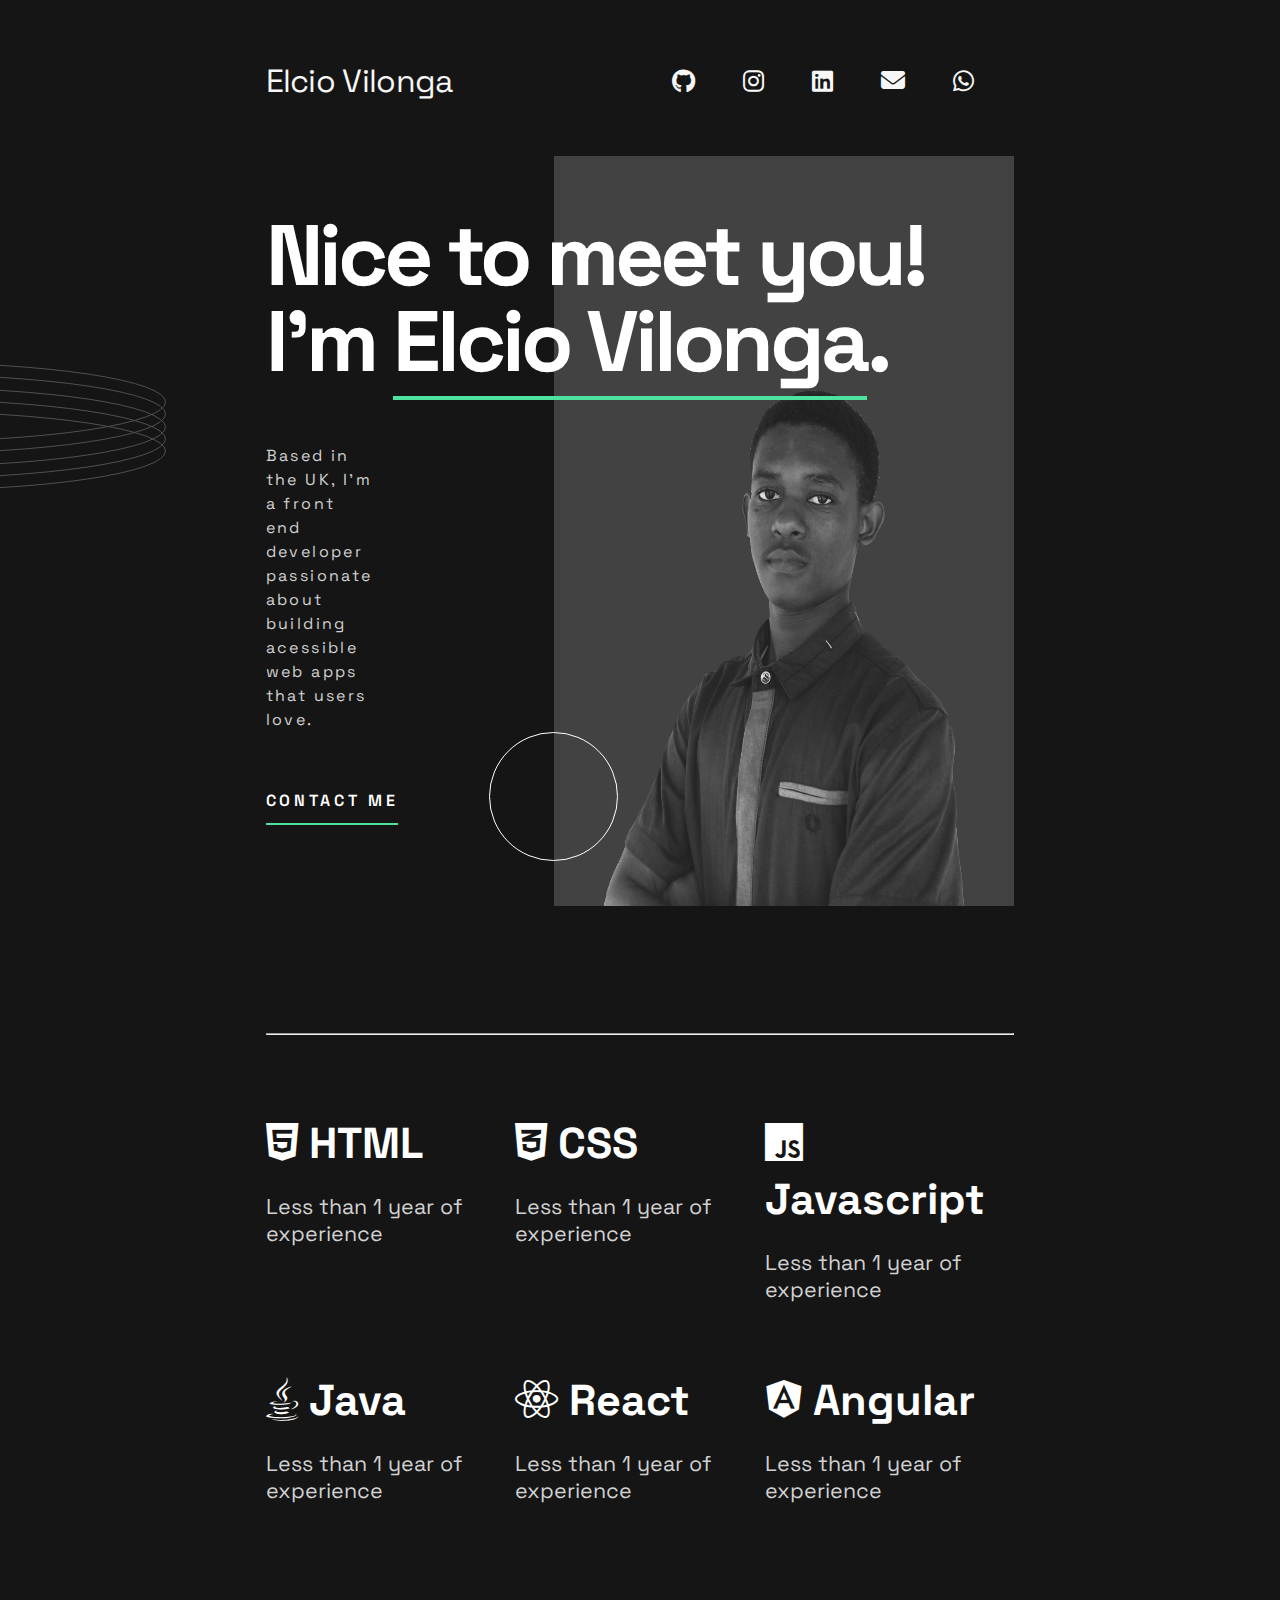
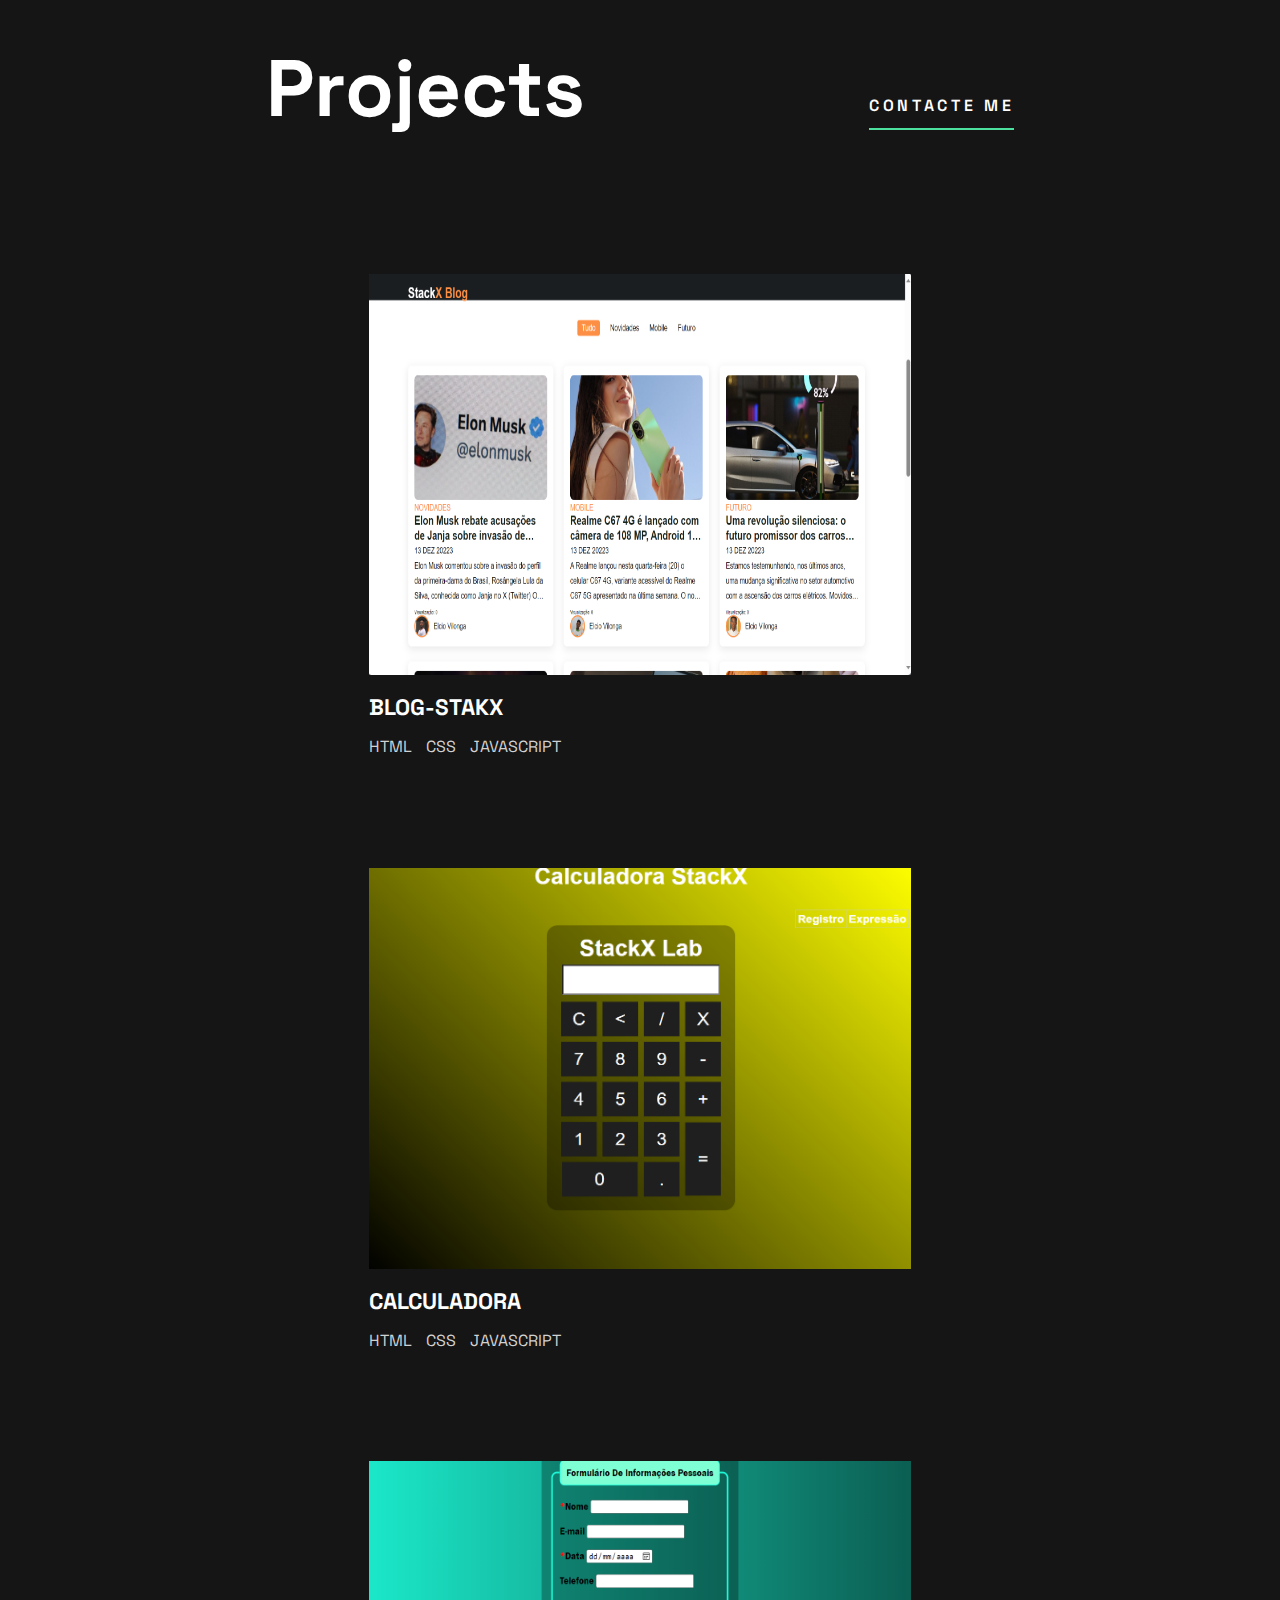
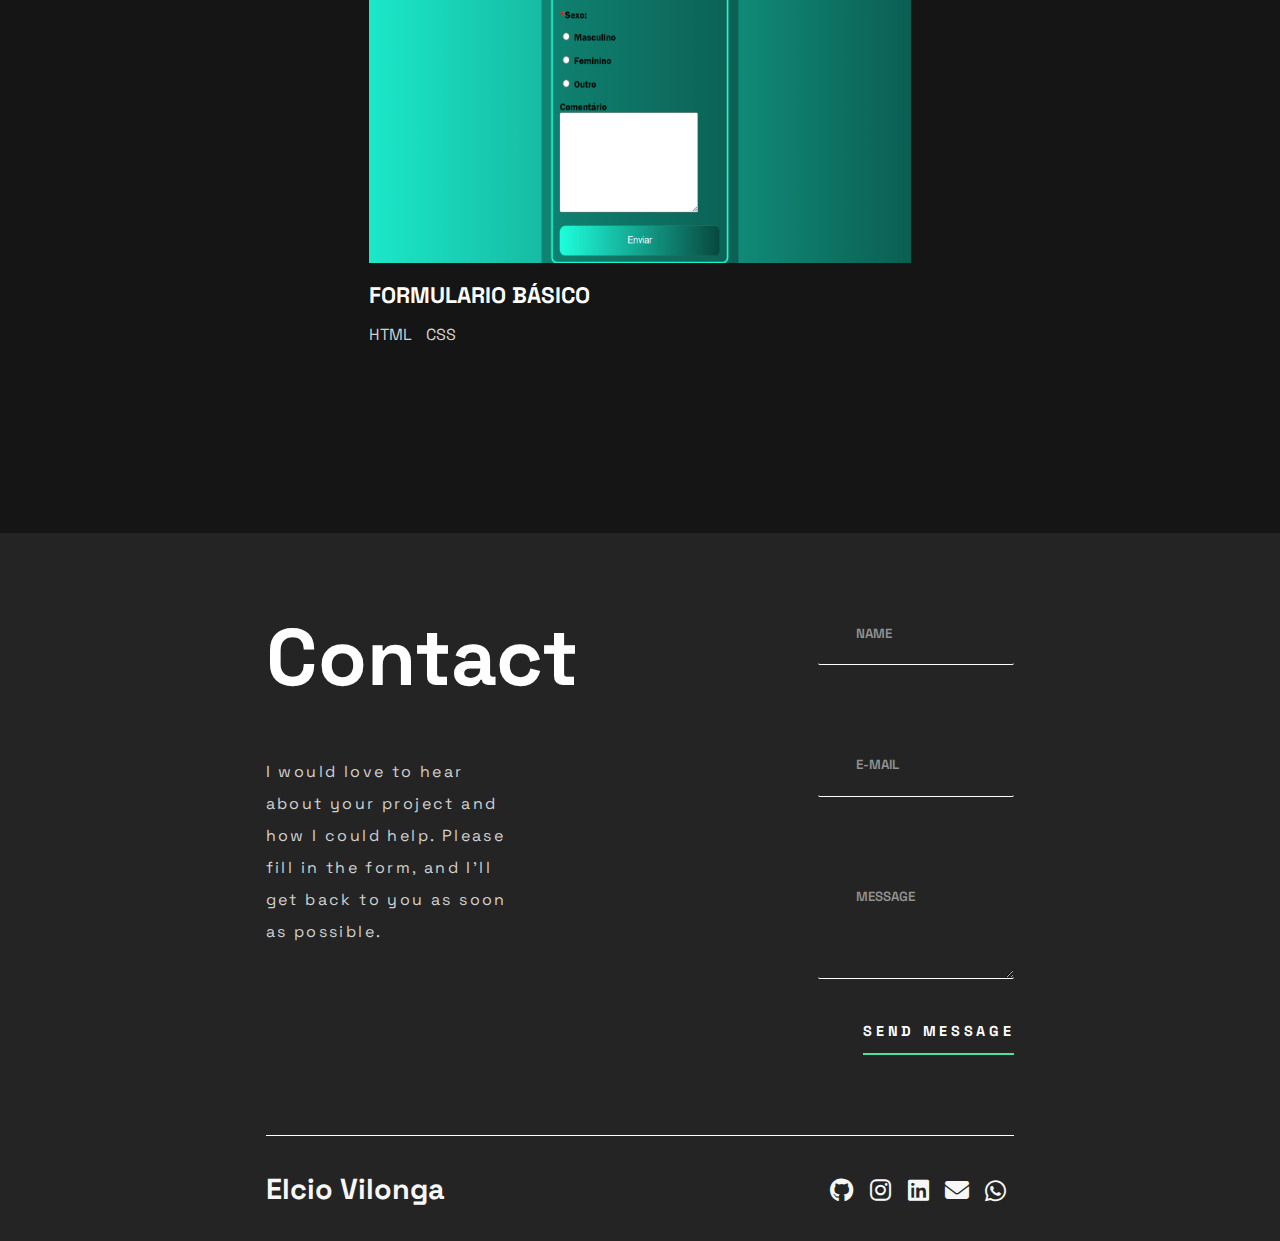
<file: index.html>
<!DOCTYPE html>
<html lang="en">
  <head>
    <meta charset="UTF-8" />
    <meta name="viewport" content="width=device-width, initial-scale=1.0" />
    <link rel="stylesheet" href="https://cdnjs.cloudflare.com/ajax/libs/font-awesome/6.5.1/css/all.min.css"/>
    <link rel="stylesheet" href="assets/style/style.css" />
    <link rel="preconnect" href="https://fonts.googleapis.com" />
    <link rel="preconnect" href="https://fonts.gstatic.com" crossorigin />
    <link href="https://fonts.googleapis.com/css2?family=Space+Grotesk:wght@300;400;500;600;700&display=swap" rel="stylesheet">
    <link rel="shortcut icon" href="./assets/img/favicon.png" type="image/x-icon"/>
    <title>Portifolio Desenvolvedor</title>
  </head>

  <body>
    <div class="body-text">
      <section class="sectionOne">
        <main class="sectionOne">
          <header>
            <a
              href="https://www.linkedin.com/in/elcio-vilonga/"
              target="_blank"
              class="nameTopo"
              >Elcio Vilonga</a
            >
            <nav class="icons">
              <a href="https://github.com/elcio-vilonga" target="_blank" class="git-end" title="GitHub">
                <i class="fa-brands fa-github"></i>
              </a>
              <a href="https://www.instagram.com/elcio_vilonga/" target="_blank" class="insta-end" title="Instagram">
                <i class="fa-brands fa-instagram"></i>
              </a>
              <a href="https://www.linkedin.com/in/elcio-vilonga/" target="_blank" class="linke-end" title="Linkedin" >
                <i class="fa-brands fa-linkedin"></i>
              </a>
              <a href="mailto:elciovilonga@gmail.com" target="_blank" rel="external" title="E-mail" class="mail-end">
                <i class="fa-solid fa-envelope fa-lg"></i>
              </a>
              <a href="https://wa.me/937505196" target="_blank" rel="external" title="Whatsapp" class="whats-end">
                <i class="fa-brands fa-whatsapp fa-lg"></i>
              </a>
            </nav>
          </header>

          <section>
            <div class="text-box">
              <h2 class="heading-secundary">
                Nice to meet you!
                <br />
                I'm <span class="nameSpan">Elcio Vilonga</span>.
              </h2>

              <p class="text_about">
                Based in the UK, I'm a front end developer passionate about
                building acessible web apps that users love.
              </p>

              <img
                src="assets/img/perfil.png"
                alt="photophoto"
                class="photo"
                width="460"
                height="750"
              />
              <img
                src="assets/img/pattern-circle.svg"
                alt="circle"
                class="circle"
              />
              <img
                src="assets/img/pattern-rings.svg"
                alt="spiral"
                class="spiral"
              />

              <a
                href="https://wa.me/937505196"
                target="_blank"
                rel="external"
                title="Whatsapp"
                class="contact"
                >CONTACT ME</a
              >
            </div>
          </section>
          <hr class="div_one" />
        </main>
      </section>
    </div>

    <section class="sectionTwo">
      <main class="sectionTwo">
        <section>
          <div class="hardLeft">
            <div class="hardLeft_one">
              <h3><i class="fa-brands fa-html5"></i> HTML</h3>
              <p>Less than 1 year of experience</p>
            </div>
            <div class="hardLeft_two">
              <h3><i class="fa-brands fa-css3-alt"></i> CSS</h3>
              <p>Less than 1 year of experience</p>
            </div>
            <div class="hardLeft_tree">
              <h3><i class="fa-brands fa-js"></i> Javascript</h3>
              <p>Less than 1 year of experience</p>
            </div>
          </div>

          <div class="hardRight">
            <div class="hardRight_one">
              <h3><i class="fa-brands fa-java"></i> Java</h3>
              <p>Less than 1 year of experience</p>
            </div>
            <div class="hardRight_two">
              <h3><i class="fa-brands fa-react"></i> React</h3>
              <p>Less than 1 year of experience</p>
            </div>
            <div class="hardRight_tree">
              <h3><i class="fa-brands fa-angular"></i> Angular</h3>
              <p>Less than 1 year of experience</p>
            </div>
          </div>
        </section>
      </main>
    </section>

    <main class="sectionTree">
      <section class="sectionTree">
        <div class="titleContact">
          <h2 class="titleProjects">Projects</h2>
          <a
            href="https://wa.me/937505196"
            target="_blank"
            rel="external"
            title="Whatsapp"
            class="contactTwo"
            >CONTACTE ME</a
          >
        </div>
        <div class="projectsBoxes">
          <div>
            <img src="assets/img/StakX-Blog.png" alt="Blog" width="100%" />
            <h2 class="titleTertiary">Blog-StakX</h2>
            <li class="projectsLanguage">HTML</li>
            <li class="projectsLanguage">CSS</li>
            <li class="projectsLanguage">JAVASCRIPT</li>
          </div>

          <div>
            <img
              src="assets/img/calculadoraStakX.png"
              alt="Calculadora StakX"
              width="541.67"
              height="401,23"
            />
            <h2 class="titleTertiary">Calculadora</h2>
            <li class="projectsLanguage">HTML</li>
            <li class="projectsLanguage">CSS</li>
            <li class="projectsLanguage">JAVASCRIPT</li>
          </div>

          <div>
            <img
              src="assets/img/formularioPessoal.png"
              alt="Formulario Pessoal"
              width="541.67"
              height="401,23"
            />
            <h2 class="titleTertiary">Formulario Básico</h2>
            <li class="projectsLanguage">HTML</li>
            <li class="projectsLanguage">CSS</li>
          </div>
        </div>
      </section>
    </main>

    <footer>
      <section class="sectionFour">
        <main class="sectionFour">
          <!-- <form action="https://api.sheetmonkey.io/form/7PiiqewTkVCAf8r9zJ2nCj" method="post">
            <label>Example Field: <input type="text" name="Example Header" required /></label>
            <input type="hidden" name="Created" value="x-sheetmonkey-current-date-time" />
            <input type="submit" value="Submit" />
          </form> -->
          <form  action="https://api.sheetmonkey.io/form/7PiiqewTkVCAf8r9zJ2nCj" method="post">
            <section class="formGeneral">
              <div class="textEnd">
                <h1 class="contactEnd">Contact</h1>
                <p class="description">
                  I would love to hear about your project and how I could help.
                  Please fill in the form, and I’ll get back to you as soon as
                  possible.
                </p>
              </div>
              <div class="formEndGeneral">
                <input type="text" name="name" placeholder="NAME" required class="formEnd"/>
                <input type="text" name="email" placeholder="E-MAIL"pattern="^[^@]+@[^@]+\.[^@]+$" title="Enter a valid email, including the symbol @." class="formEnd" required/>

                <textarea name="message" id="message" rows="4" placeholder="MESSAGE" class="formEnd" required></textarea>
                <button type="submit" class="buttonSubmit">SEND MESSAGE</button>
              </div>
            </section>
          </form>

          <div class="end">
            <div>
              <a
              href="https://www.linkedin.com/in/elcio-vilonga/"
                target="_blank"
                class="nameEnd"
                >Elcio Vilonga</a
              >
            </div>
            <nav class="icons">
              <a href="https://github.com/elcio-vilonga" target="_blank" class="git-end" title="GitHub">
                <i class="fa-brands fa-github"></i>
              </a>
              <a href="https://www.instagram.com/elcio_vilonga/" target="_blank" class="insta-end" title="Instagram">
                <i class="fa-brands fa-instagram"></i>
              </a>
              <a href="https://www.linkedin.com/in/elcio-vilonga/" target="_blank" class="linke-end" title="Linkedin" >
                <i class="fa-brands fa-linkedin"></i>
              </a>
              <a href="mailto:elciovilonga@gmail.com" target="_blank" rel="external" title="E-mail" class="mail-end">
                <i class="fa-solid fa-envelope fa-lg"></i>
              </a>
              <a href="https://wa.me/937505196" target="_blank" rel="external" title="Whatsapp" class="whats-end">
                <i class="fa-brands fa-whatsapp fa-lg"></i>
              </a>
            </nav>
          </div>
        </main>
      </section>
    </footer>
  </body>

</html>
</file>
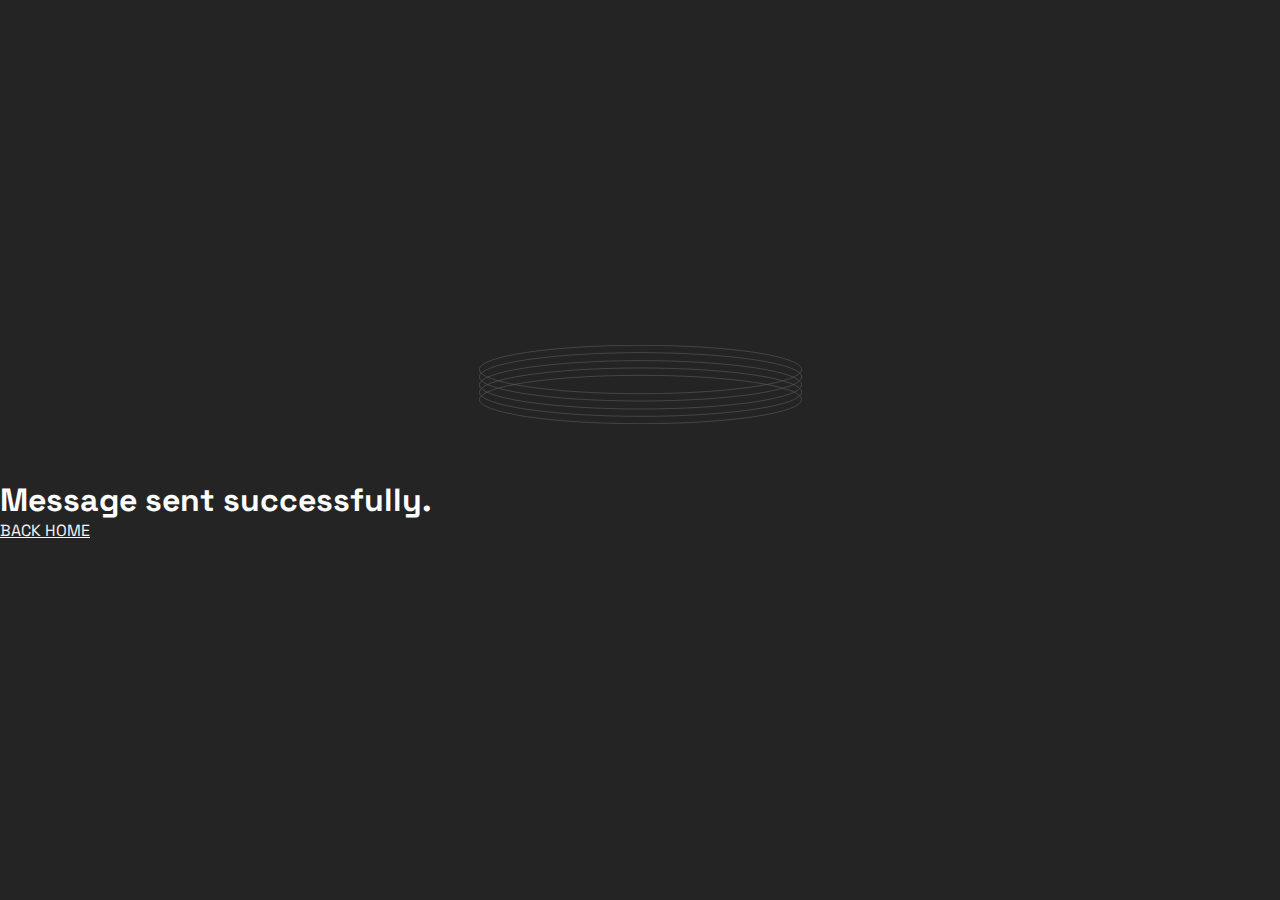
<file: success-page.html>
<!DOCTYPE html>
<html lang="en">
<head>
    <meta charset="UTF-8">
    <meta name="viewport" content="width=device-width, initial-scale=1.0">
    <link href="https://fonts.googleapis.com/css2?family=Space+Grotesk:wght@300;400;500;600;700&display=swap" rel="stylesheet">
    <link rel="stylesheet" href="./assets/style/style.css">
    <title>Document</title>
</head>
<body class="pageSucefull">
    <div></div>
        <h1>Message sent successfully.</h1>
        <a href="./index.html">BACK HOME</a>
    </div>
</body>
</html>
</file>
<file: assets/style/style.css>
* {
    margin: 0;
    padding: 0;
    box-sizing: border-box;
    font-family: 'Space Grotesk', sans-serif;
}

body, .pageSucefull {
    background-color: #151515;
    width: 100vw;
    color: #fff;
}

.pageSucefull {
    background-color: #242424;
    color: #fff;
}

.pageSucefull div {
    margin: 20rem auto;
    max-width: 80%;
    padding: 4rem;
    display: flex;
    align-items: center;
    justify-content: center;
    flex-direction: column;
    margin-bottom: 2rem;
    border-radius: 5px;
    background-image: url("../img/pattern-rings.svg");
    background-repeat: no-repeat;
    background-size: 31.5%;
    background-position: center center;
}

.pageSucefull div h1 {
    margin: 2rem;
    font-size: 3rem;
    letter-spacing: 0.229rem;
    line-height: 2.6rem;
}

.pageSucefull div a {
    border-bottom: 0.15rem solid #4de29f;
    text-decoration: none;
    cursor: pointer;
    font-size: 1.5rem;
    letter-spacing: 0.229rem;
    line-height: 2.6rem;
    font-weight: bold;
    transition: .4s;
}

.pageSucefull div a:hover{
    color: #4de29f;
}

main {
    max-width: 58.5%;
    margin: 1.8rem auto;
    margin-bottom: 0;
}


a.nameTopo{
    font-size: 2.0rem;
    letter-spacing: -0.044rem;
    text-decoration: none;
}

.heading-secundary {
    font-size: 5.36rem;
    letter-spacing: -0.25rem;
    margin-bottom: 3.73rem;
    line-height: 1;
    font-weight: 700;
}

.header__social-box {
    display: flex;
    align-items: center;
    gap: 2.467rem;
}

.contact {
    color: hsl(0, 0%, 100%);
    border-bottom: 2px solid hsl(153, 71%, 59%);
    display: inline-block;
    text-decoration: none;
    font-size: 1.0rem;
    font-weight: 600;
    letter-spacing: 0.229rem;
    line-height: 2.6rem;
    padding-bottom: 0.1rem;
    cursor: pointer;
}

.contactTwo {
    color: hsl(0, 0%, 100%);
    border-bottom: 2px solid hsl(153, 71%, 59%);
    display: inline-block;
    text-decoration: none;
    font-size: 1.0rem;
    font-weight: 600;
    letter-spacing: 0.229rem;
    line-height: 2.6rem;
    padding-bottom: 0.1rem;
    cursor: pointer;
    margin-bottom: 3rem;
    margin-top: 3rem;
}

.text_about {
    margin-top: 3rem;
    margin-bottom: 3rem;
    padding-right: 40rem;
    letter-spacing: 0.15rem;
    line-height: 1.5;
}

.div_one {
    margin-top: 13rem;
}

.sectionOne {
    background-color: #151515;
}

.sectionTwo {
    background-color: #151515;
}

.sectionTree {
    background-color: #151515;
}

.sectionFour {
    background-color: #242424;
}

.spiral {
    float: right;
    margin-right: 53rem;
    margin-top: -34rem;
}

.circle {
    float: right;
    margin-right: -4rem;
    margin-top: -3rem;
}

.photo {
    float: right;
    margin-top: -39rem;
    bottom: 7rem
}

header {
    display: flex;
    align-items: center;
    justify-content: space-between;
    margin-bottom: 5rem;
}

header nav {
    display: flex;
    align-items: center;
    justify-content: space-around;
    padding: 1rem;
}

header nav a {
    margin: 0.50rem;
    width: 100%;
    z-index: 1;
}

.nameSpan {
    border-bottom: 0.25rem solid #4de29f;
}

a {
    color: #F7F7F7;
}

p {
    color: #D1D1D1;
    display: block;
    margin-block-start: 1em;
    margin-block-end: 1em;
    margin-inline-start: 0px;
    margin-inline-end: 0px;
}

.hardLeft{
    display: flex;
    justify-content: space-between;
    margin-top: 5rem;
    margin-bottom: 3rem;
}

.hardRight {
    display: flex;
    justify-content: space-between;
    margin-bottom: 7rem;
}

.hardLeft>div,
.hardRight>div {
    box-sizing: border-box;
}

.hardLeft>div:last-child,
.hardRight>div:last-child {
    margin-right: 0;
}

.sectionTwo .hardLeft h3 {
    font-size: 2.7rem;
}

.sectionTwo .hardLeft p {
    font-size: 1.34rem;
}

.sectionTwo .hardRight h3 {
    font-size: 2.7rem;
}

.sectionTwo .hardRight p {
    font-size: 1.34rem;
}

.sectionTree {
    display: grid;
    grid-template-columns: 1fr;
    row-gap: 6rem;
}

.sectionTree .titleProjects {
    font-size: 5rem;
}

.sectionTree .titleContact {
    display: flex;
    justify-content: space-between;
    text-decoration: #D1D1D1;
}

.projectsBoxes {
    display: grid;
    /*grid-template-columns: 1fr 1fr;*/
    grid-template-columns: repeat(auto-fit, minmax(480px, auto));
    justify-content: space-between;
    gap: 6.9rem .25rem;
    margin-bottom: 10rem;
}

.projectsBoxes > div {
    margin-right: 0;
}

.projectsBoxes > div:last-child {
    margin-right: 0;
}

.projectsBoxes > div > img {
    max-width: 100%;
    width: 541.67px;
    height: 401.23px;
}

.projectsLanguage {
    display: inline-block;
    margin-right: 10px;
    color: #d1d1d1;
}

.titleTertiary {
    font-size: 1.4rem;
    line-height: 3.5rem;
    text-transform: uppercase;
}

.formGeneral {
    width: 100%;
    display: grid;
    grid-template-columns: 1fr 1fr;
    gap: 15rem;
    margin-right: 0;
}

.textEnd {
    margin-top: 4.55rem;
}

h1.contactEnd {
    font-size: 5rem;
}

.description {
    margin-top: 3rem;
    margin-bottom: 3rem;
    padding-right: 4rem;
    letter-spacing: 0.15rem;
    line-height: 2;
}

.formEnd {
    font-family: inherit;
    font-weight: 600;
    text-transform: uppercase;
    color: hsl(0,0%,100%);
    padding: 0.7rem 1.6rem 1.4rem 2.4rem;
    border-radius: 2px;
    background-color: transparent;
    border: none;
    border-bottom: 1px solid hsl(0,0%,100%);
    width: 100%;
    display: block;
    transition: all 300ms ease-in-out;
    -webkit-transition: all 300ms ease-in-out;
    margin-top: 5rem;
    outline: none;
}

.buttonSubmit {
    font-size: .9rem;
    font-weight: bold;
    color: hsl(0,0%,100%);
    border: none;
    background-color: transparent;
    cursor: pointer;
    float: right;
    border-bottom: 0.15rem solid #4de29f;
    margin-top: 2rem;
    margin-bottom: 5rem;
    letter-spacing: 0.229rem;
    line-height: 2.6rem;
    padding-bottom: 0.01rem;
    font-family: inherit;
}

.end{
    display: flex;
    justify-content: space-between;
    align-items: center;
    border-top: 1px solid hsl(0,0%,100%);
}

.end nav {
    display: flex;
    list-style-type: none;
    margin-top: 2.2rem;
    margin-bottom: 2rem;
}

.end nav a {
    width: 2.4rem;
    height: 2.4rem;
}

a.nameEnd  {
    font-size: 1.8rem;
    font-weight: bold;
    text-decoration: none;
    padding: 0;
    margin-top: 2rem;
    margin-bottom: 3rem;
}

a.whats-end, 
a.git-end,
a.mail-end,
a.linke-end,
a.insta-end {
    padding: 1rem;
}

.git-end i,
.whats-end i,
.mail-end i,
.linke-end i,
.insta-end i,
.git-start i,
.insta-start i,
.linke-start i,
.email-start i,
.whats-start i {
    font-size: 1.5rem;
}

.email-start,
mail-end {
    border: none;
}

.icons a {
    display: flex; 
    align-items: center; 
    justify-content: center;
    text-decoration: none;
}

a.nameTopo:hover,
a.git-end:hover,
a.whats-end:hover,
a.mail-end:hover,
a.linke-end:hover,
a.insta-end:hover,
a.git-start:hover,
a.contact:hover,
a.nameEnd:hover,
a.contactTwo:hover,
a.insta-start:hover,
a.linke-start:hover,
a.email-start:hover,
a.whats-start:hover,
.buttonSubmit:hover {
    color: #4CE19E;
}

::placeholder {
    color: #929292;
}

@media screen {}

::-webkit-scrollbar {
    background-color: #ffffffe3;
    width: 0px;
    border-top-right-radius: 5px;
    border-bottom-right-radius: 0px;
}

@media screen and (max-width: 991px) and (max-width: 1024px) {
    .pageSucefull div {
        margin: 10rem auto;
        max-width: 90%;
    }

    .pageSucefull div h1 {
        font-size: 2.5rem;
    }

    .pageSucefull div a {
        font-size: 1.2rem;
    }

    main {
        max-width: 90%;
    }

    .text_about {
        padding-right: 27rem;
    }

    .photo {
        margin-top: -29rem;
        bottom: 4rem;
    }

    .spiral {
        margin-right: 25rem;
        margin-top: -20rem;
    }

    .circle {
        display: none;
    }

    .hardLeft,
    .hardRight {
        flex-direction: column;
        align-items: center;
    }

    .hardLeft h3,
    .hardRight h3 {
        font-size: 2rem;
    }

    .hardLeft p,
    .hardRight p {
        font-size: 1rem;
    }

    .end nav {
        margin-top: 1rem;
    }

    .sectionTree {
        display: flex;
        flex-direction: column;
        align-items: center;
        justify-content: center;
    }

    .titleContact {
        display: flex;
        flex-direction: column;
        align-items: center;
    }

    .projectsBoxes {
        display: flex;
        flex-direction: column;
        align-items: center;
        gap: 5rem;
    }

    .projectsBoxes > div {
        text-align: center;
    }

    .formGeneral {
        grid-template-columns: 1fr;
        gap: 1rem;
    }

    .heading-secundary {
        font-size: 3rem;
    }

    .textEnd {
        margin-top: 3.55rem;
    }

    .end nav {
        display: flex;
        list-style-type: none;
        margin-top: 2.2rem;
        margin-bottom: 2rem;
    }
    
    .end nav a {
        width: 2.4rem;
        height: 2.4rem;
    }

    .contact,
    .contactTwo {
        margin-top: 2rem;
        margin-bottom: 2rem;
    }
    .clickProjects img {
        transition: transform 0.3s ease-in-out;
        border-top-left-radius: 4rem;
        border-bottom-right-radius: 4rem;
        overflow: hidden;
        width: 95%;
        height: 95%;
    }
}

@media screen and (max-width: 1440px){
    .projectsBoxes {
        display: flex;
        flex-wrap: wrap; /* Para garantir que os itens quebrem quando a largura da tela for menor */
        justify-content: center; /* Alinha os itens horizontalmente ao centro */
        gap: 6.9rem 0.25rem; /* Espaçamento entre os itens */
        margin-bottom: 10rem;
    }
}
</file>
